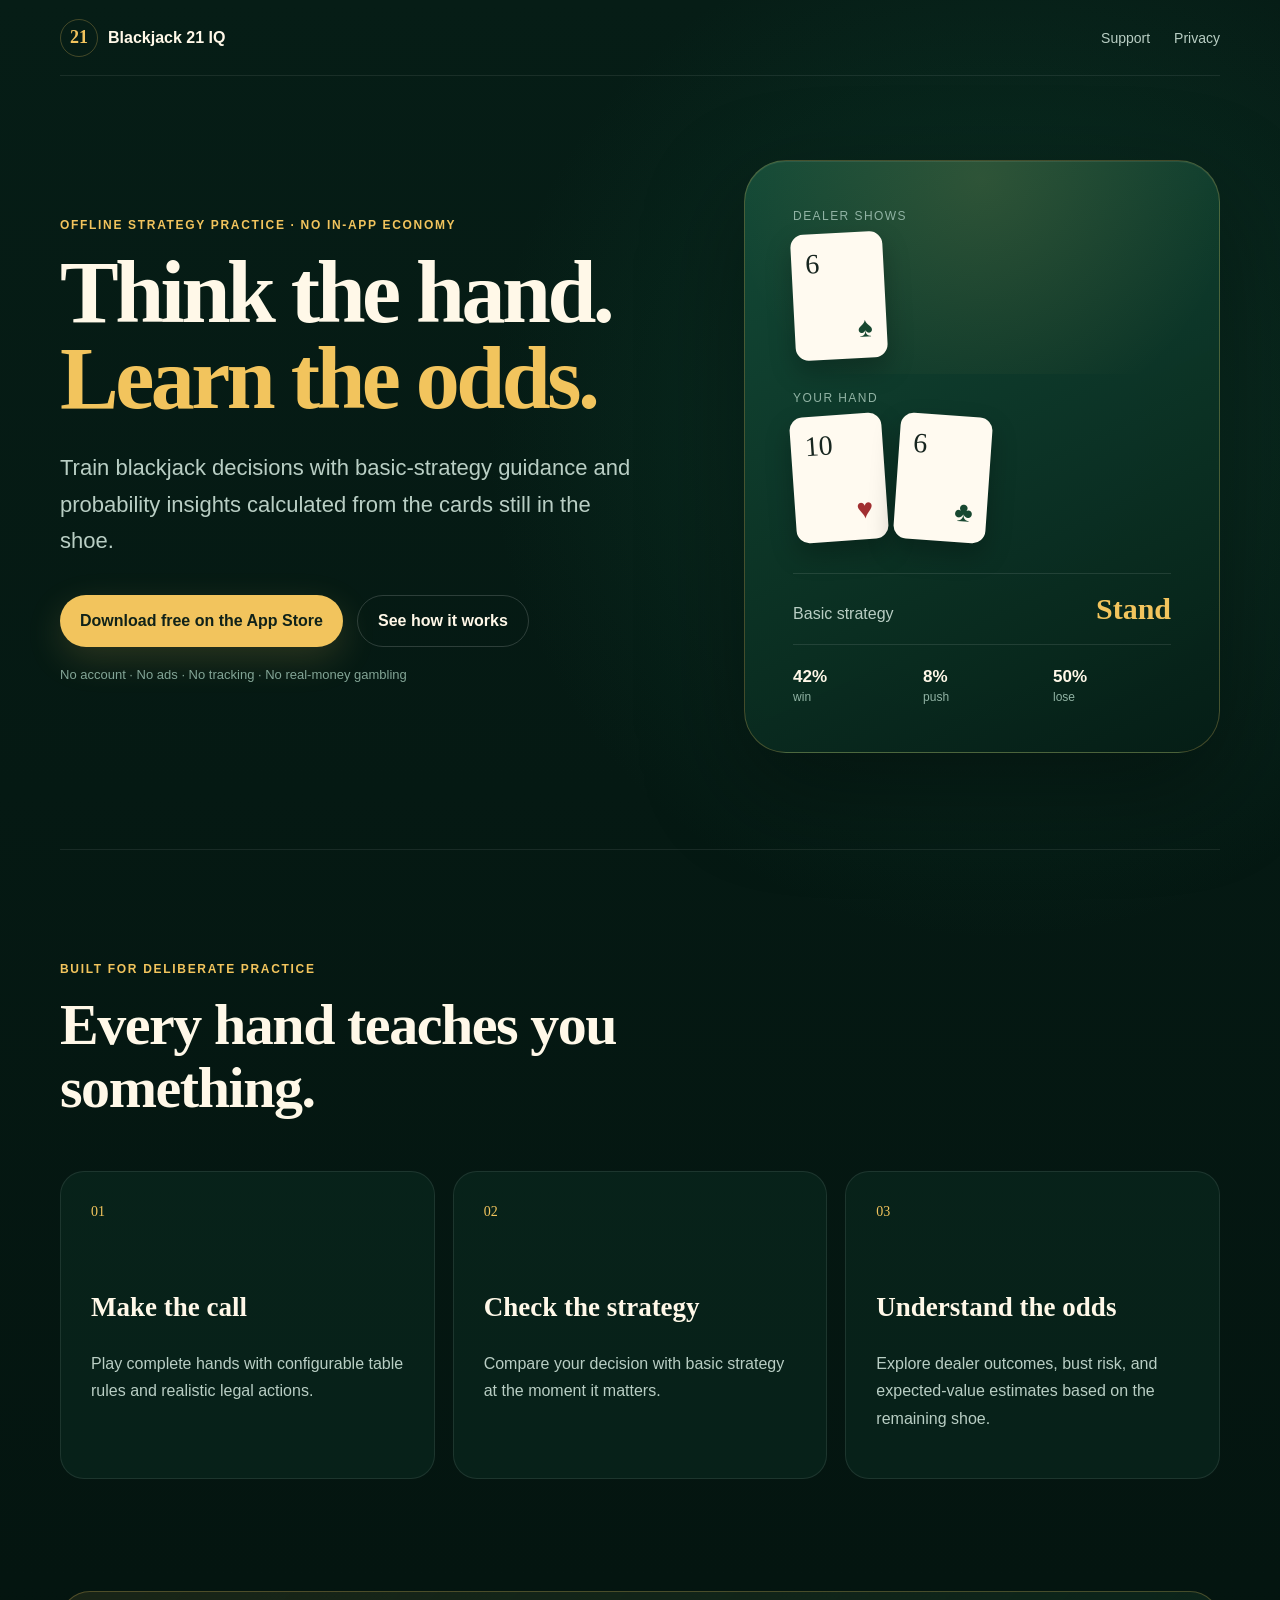
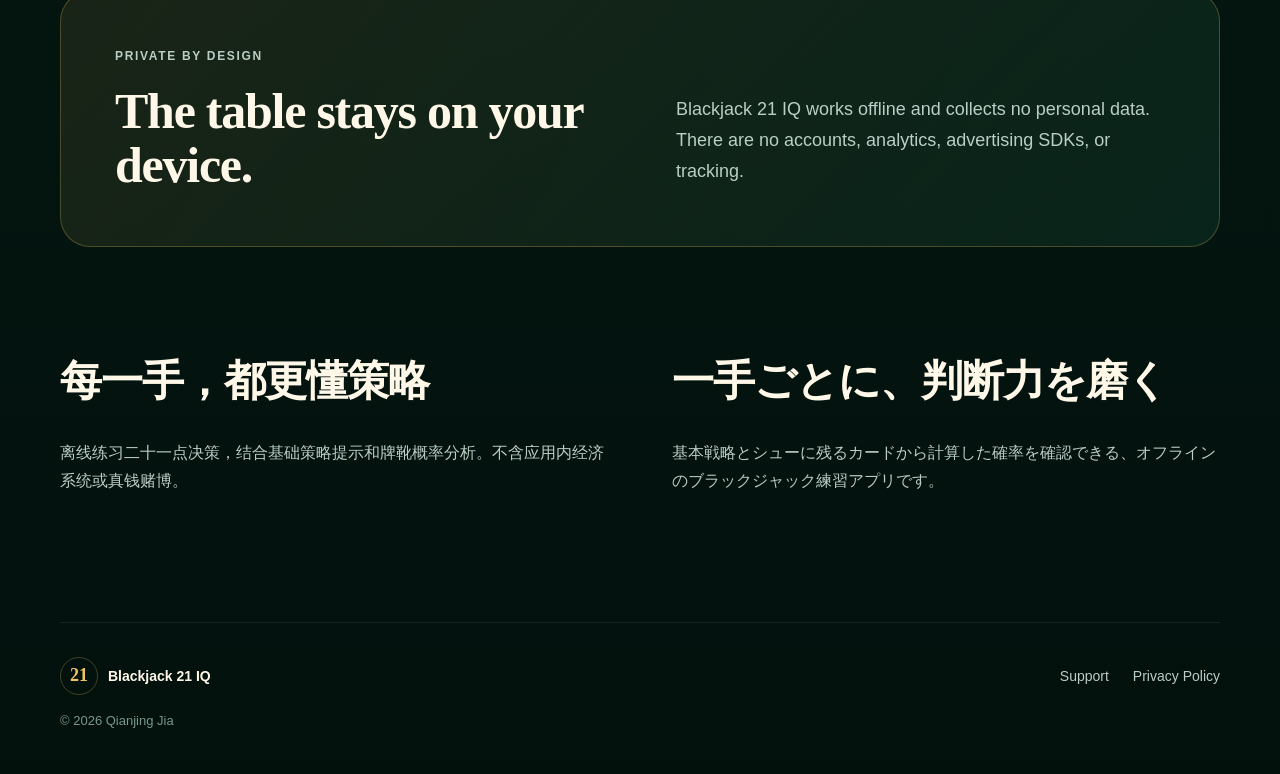
<file: index.html>
<!doctype html>
<html lang="en">
<head>
  <meta charset="utf-8">
  <meta name="viewport" content="width=device-width, initial-scale=1">
  <meta name="description" content="Blackjack 21 IQ is an offline blackjack strategy and probability trainer with basic-strategy guidance, shoe-aware odds, and no in-app economy.">
  <meta name="keywords" content="blackjack strategy, blackjack trainer, basic strategy, blackjack odds, probability trainer, card game practice">
  <meta name="theme-color" content="#071f18">
  <meta name="apple-itunes-app" content="app-id=6805341813">
  <meta property="og:type" content="website">
  <meta property="og:title" content="Blackjack 21 IQ — Think the hand. Learn the odds.">
  <meta property="og:description" content="Practice blackjack decisions with basic-strategy guidance and shoe-aware probability insights. Offline, private, and free of any in-app economy.">
  <meta property="og:image" content="https://jiaqianjing.github.io/blackjack21-support/og.png">
  <meta property="og:url" content="https://jiaqianjing.github.io/blackjack21-support/">
  <meta name="twitter:card" content="summary_large_image">
  <meta name="twitter:title" content="Blackjack 21 IQ — Think the hand. Learn the odds.">
  <meta name="twitter:description" content="An offline blackjack strategy and probability trainer with no in-app economy.">
  <meta name="twitter:image" content="https://jiaqianjing.github.io/blackjack21-support/og.png">
  <title>Blackjack 21 IQ — Blackjack Strategy &amp; Probability Trainer</title>
  <link rel="canonical" href="https://jiaqianjing.github.io/blackjack21-support/">
  <link rel="stylesheet" href="styles.css">
  <script type="application/ld+json">
    {
      "@context": "https://schema.org",
      "@type": "MobileApplication",
      "name": "Blackjack 21 IQ",
      "operatingSystem": "iOS",
      "applicationCategory": "GameApplication",
      "description": "An offline blackjack strategy and probability trainer with no in-app economy.",
      "url": "https://jiaqianjing.github.io/blackjack21-support/",
      "downloadUrl": "https://apps.apple.com/app/id6805341813",
      "offers": { "@type": "Offer", "price": "0", "priceCurrency": "USD" }
    }
  </script>
</head>
<body>
  <header class="site-header">
    <a class="brand" href="index.html" aria-label="Blackjack 21 IQ home">
      <span class="brand-mark" aria-hidden="true">21</span>
      <span>Blackjack 21 IQ</span>
    </a>
    <nav aria-label="Utility links">
      <a href="support.html">Support</a>
      <a href="privacy.html">Privacy</a>
    </nav>
  </header>

  <main>
    <section class="hero">
      <div class="hero-copy">
        <p class="eyebrow">Offline strategy practice · No in-app economy</p>
        <h1>Think the hand.<br><span>Learn the odds.</span></h1>
        <p class="lede">Train blackjack decisions with basic-strategy guidance and probability insights calculated from the cards still in the shoe.</p>
        <div class="cta-row">
          <a id="app-store-link" class="primary-button" href="https://apps.apple.com/us/app/blackjack-21-iq/id6805341813">Download free on the App Store</a>
          <span id="availability-status" class="availability" role="status" hidden>Available now on the App Store</span>
          <a class="secondary-button" href="#features">See how it works</a>
        </div>
        <p class="trust-line">No account · No ads · No tracking · No real-money gambling</p>
      </div>

      <div class="table-card" aria-label="Blackjack decision example">
        <div class="felt-glow"></div>
        <p class="table-label">Dealer shows</p>
        <div class="dealer-card">6<span>♠</span></div>
        <p class="table-label">Your hand</p>
        <div class="hand-row" aria-label="Ten and six">
          <div class="playing-card">10<span>♥</span></div>
          <div class="playing-card">6<span>♣</span></div>
        </div>
        <div class="decision"><span>Basic strategy</span><strong>Stand</strong></div>
        <div class="odds">
          <span><b>42%</b> win</span>
          <span><b>8%</b> push</span>
          <span><b>50%</b> lose</span>
        </div>
      </div>
    </section>

    <section id="features" class="features" aria-labelledby="features-title">
      <div class="section-heading">
        <p class="eyebrow">Built for deliberate practice</p>
        <h2 id="features-title">Every hand teaches you something.</h2>
      </div>
      <div class="feature-grid">
        <article><span class="feature-number">01</span><h3>Make the call</h3><p>Play complete hands with configurable table rules and realistic legal actions.</p></article>
        <article><span class="feature-number">02</span><h3>Check the strategy</h3><p>Compare your decision with basic strategy at the moment it matters.</p></article>
        <article><span class="feature-number">03</span><h3>Understand the odds</h3><p>Explore dealer outcomes, bust risk, and expected-value estimates based on the remaining shoe.</p></article>
      </div>
    </section>

    <section class="privacy-band">
      <div><p class="eyebrow">Private by design</p><h2>The table stays on your device.</h2></div>
      <p>Blackjack 21 IQ works offline and collects no personal data. There are no accounts, analytics, advertising SDKs, or tracking.</p>
    </section>

    <section class="languages" aria-label="Localized product summary">
      <article lang="zh-Hans"><h2>每一手，都更懂策略</h2><p>离线练习二十一点决策，结合基础策略提示和牌靴概率分析。不含应用内经济系统或真钱赌博。</p></article>
      <article lang="ja"><h2>一手ごとに、判断力を磨く</h2><p>基本戦略とシューに残るカードから計算した確率を確認できる、オフラインのブラックジャック練習アプリです。</p></article>
    </section>
  </main>

  <footer>
    <div class="brand footer-brand"><span class="brand-mark" aria-hidden="true">21</span><span>Blackjack 21 IQ</span></div>
    <div class="footer-links"><a href="support.html">Support</a><a href="privacy.html">Privacy Policy</a></div>
    <p>© 2026 Qianjing Jia</p>
  </footer>
  <script src="availability.js" defer></script>
</body>
</html>
</file>
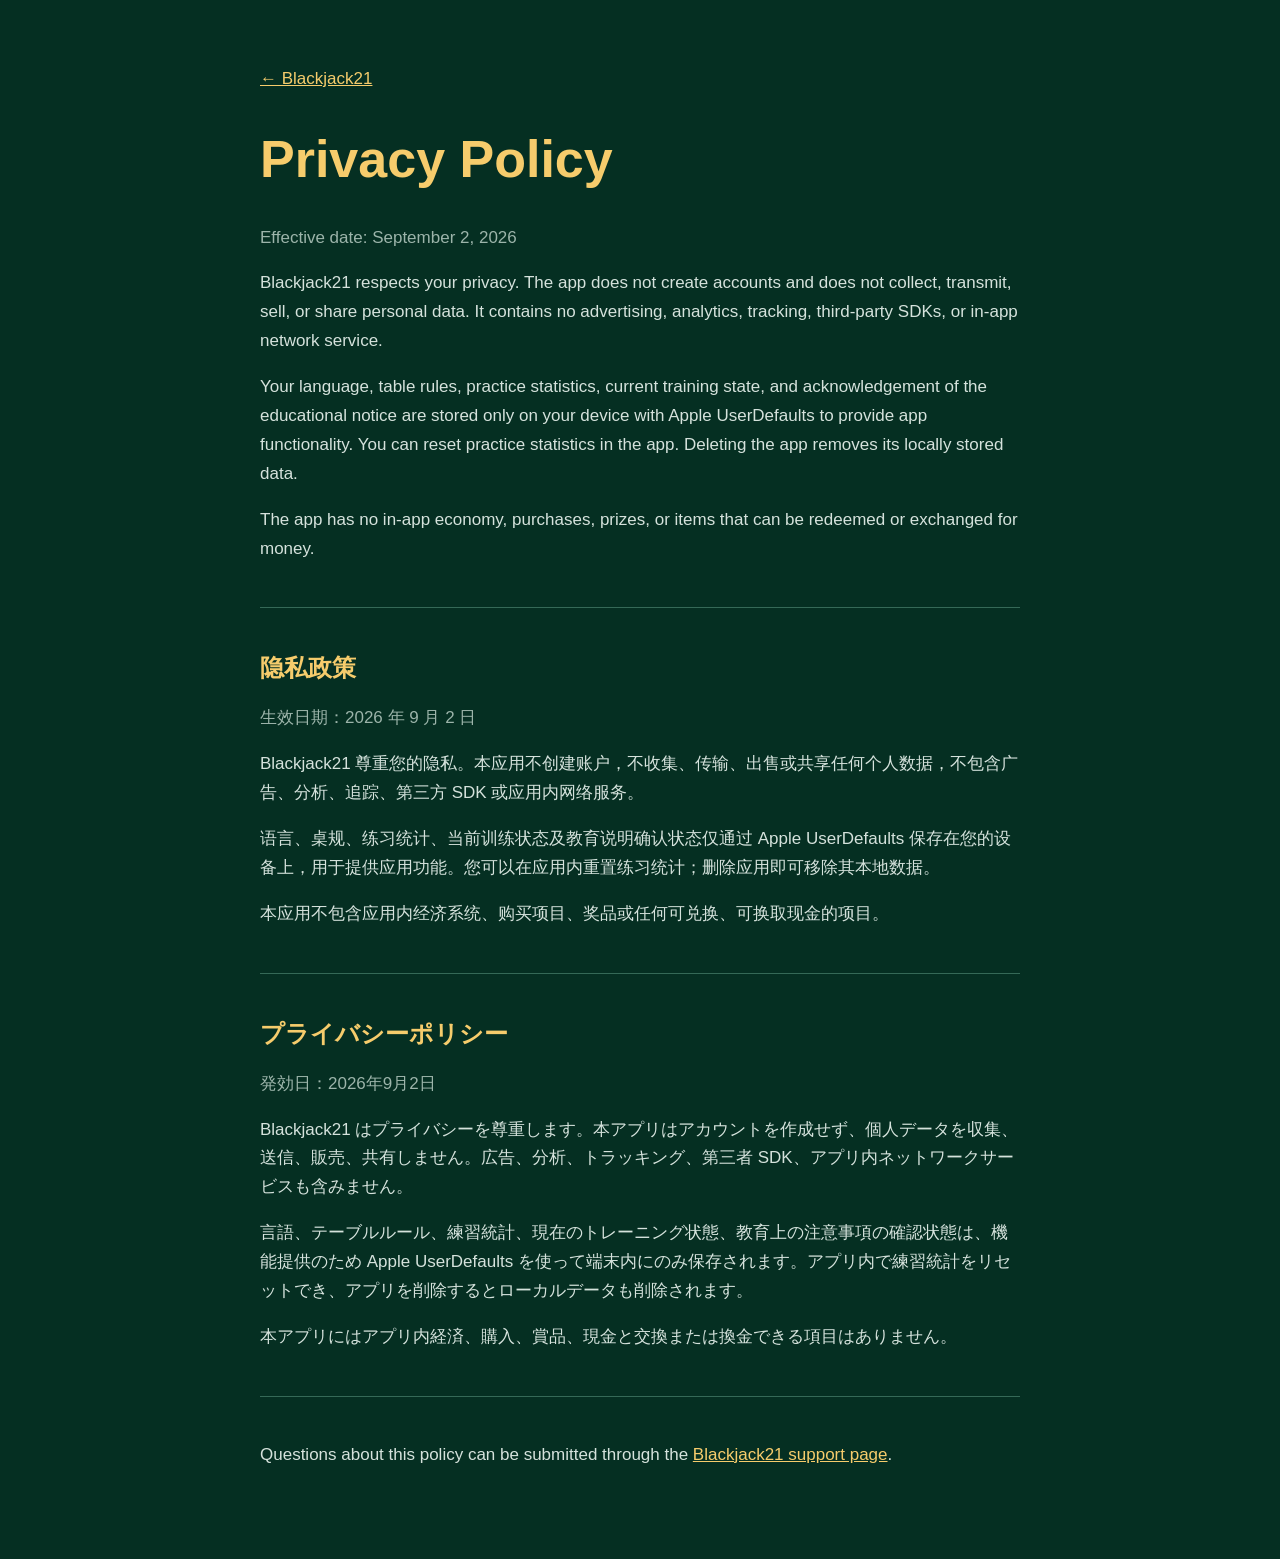
<file: privacy.html>
<!doctype html>
<html lang="en">
<head>
  <meta charset="utf-8">
  <meta name="viewport" content="width=device-width, initial-scale=1">
  <meta name="description" content="Privacy Policy for Blackjack21.">
  <title>Privacy Policy — Blackjack21</title>
  <style>
    :root { color-scheme: dark; font-family: -apple-system, BlinkMacSystemFont, "Segoe UI", sans-serif; }
    body { margin: 0; background: #052f22; color: #f7f3e7; }
    main { max-width: 760px; margin: 0 auto; padding: 48px 24px 72px; }
    a { color: #f6cc6c; }
    h1, h2 { color: #f6cc6c; }
    h1 { font-size: clamp(34px, 7vw, 52px); }
    h2 { margin-top: 42px; }
    p, li { color: #d5e2dc; font-size: 17px; line-height: 1.7; }
    .date { color: #9cb4aa; }
    hr { border: 0; border-top: 1px solid #356957; margin: 44px 0; }
  </style>
</head>
<body>
  <main>
    <p><a href="index.html">← Blackjack21</a></p>
    <h1>Privacy Policy</h1>
    <p class="date">Effective date: September 2, 2026</p>
    <p>Blackjack21 respects your privacy. The app does not create accounts and does not collect, transmit, sell, or share personal data. It contains no advertising, analytics, tracking, third-party SDKs, or in-app network service.</p>
    <p>Your language, table rules, practice statistics, current training state, and acknowledgement of the educational notice are stored only on your device with Apple UserDefaults to provide app functionality. You can reset practice statistics in the app. Deleting the app removes its locally stored data.</p>
    <p>The app has no in-app economy, purchases, prizes, or items that can be redeemed or exchanged for money.</p>

    <hr>
    <h2>隐私政策</h2>
    <p class="date">生效日期：2026 年 9 月 2 日</p>
    <p>Blackjack21 尊重您的隐私。本应用不创建账户，不收集、传输、出售或共享任何个人数据，不包含广告、分析、追踪、第三方 SDK 或应用内网络服务。</p>
    <p>语言、桌规、练习统计、当前训练状态及教育说明确认状态仅通过 Apple UserDefaults 保存在您的设备上，用于提供应用功能。您可以在应用内重置练习统计；删除应用即可移除其本地数据。</p>
    <p>本应用不包含应用内经济系统、购买项目、奖品或任何可兑换、可换取现金的项目。</p>

    <hr>
    <h2>プライバシーポリシー</h2>
    <p class="date">発効日：2026年9月2日</p>
    <p>Blackjack21 はプライバシーを尊重します。本アプリはアカウントを作成せず、個人データを収集、送信、販売、共有しません。広告、分析、トラッキング、第三者 SDK、アプリ内ネットワークサービスも含みません。</p>
    <p>言語、テーブルルール、練習統計、現在のトレーニング状態、教育上の注意事項の確認状態は、機能提供のため Apple UserDefaults を使って端末内にのみ保存されます。アプリ内で練習統計をリセットでき、アプリを削除するとローカルデータも削除されます。</p>
    <p>本アプリにはアプリ内経済、購入、賞品、現金と交換または換金できる項目はありません。</p>

    <hr>
    <p>Questions about this policy can be submitted through the <a href="support.html">Blackjack21 support page</a>.</p>
  </main>
</body>
</html>
</file>
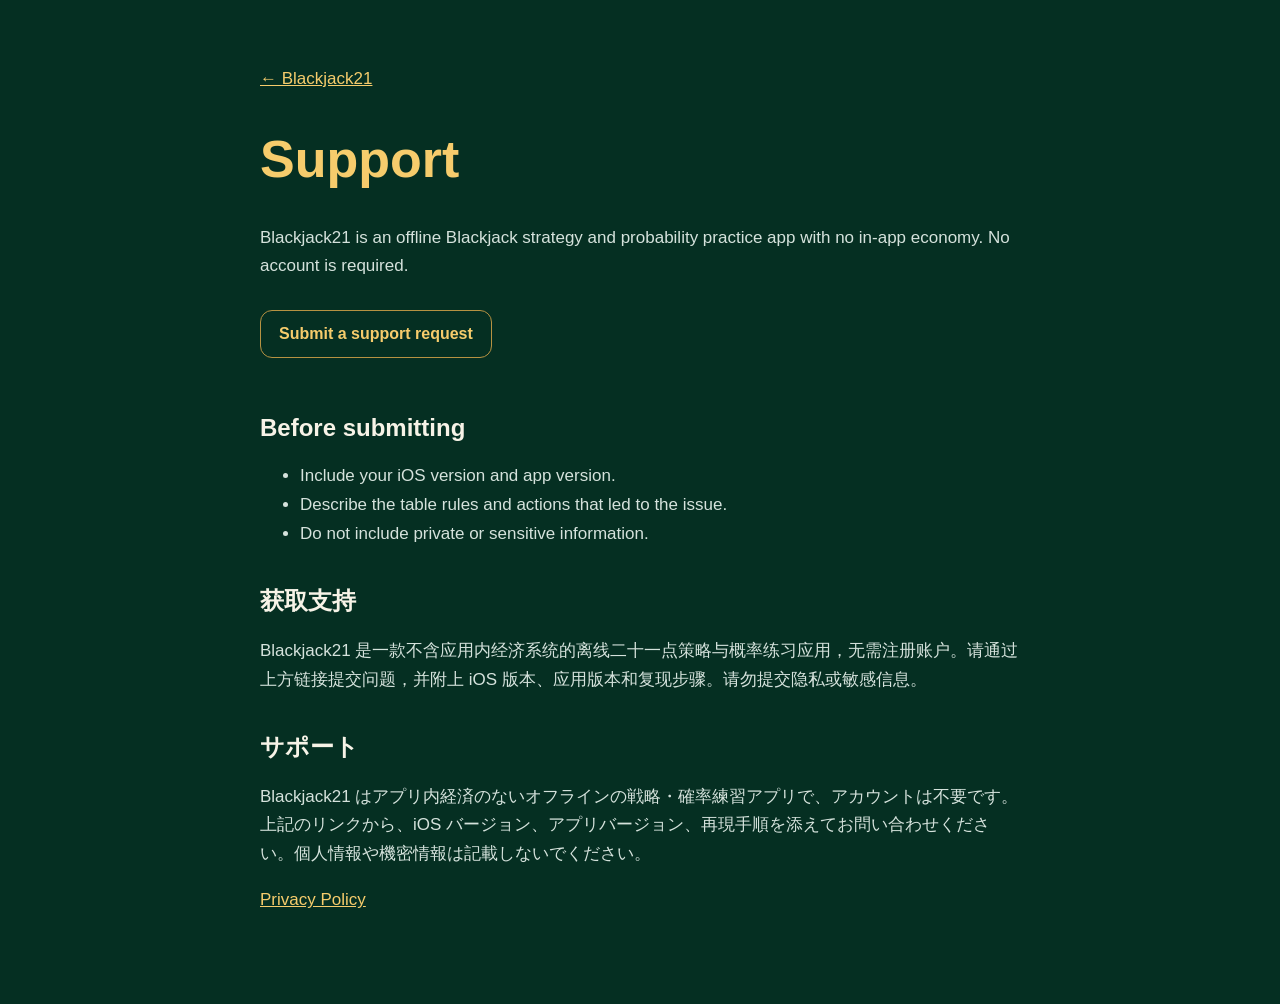
<file: support.html>
<!doctype html>
<html lang="en">
<head>
  <meta charset="utf-8">
  <meta name="viewport" content="width=device-width, initial-scale=1">
  <meta name="description" content="Support for Blackjack21.">
  <title>Support — Blackjack21</title>
  <style>
    :root { color-scheme: dark; font-family: -apple-system, BlinkMacSystemFont, "Segoe UI", sans-serif; }
    body { margin: 0; background: #052f22; color: #f7f3e7; }
    main { max-width: 760px; margin: 0 auto; padding: 48px 24px 72px; }
    a { color: #f6cc6c; }
    h1 { color: #f6cc6c; font-size: clamp(34px, 7vw, 52px); }
    h2 { margin-top: 36px; }
    p, li { color: #d5e2dc; font-size: 17px; line-height: 1.7; }
    .button { display: inline-block; margin: 12px 0 20px; padding: 14px 18px; border: 1px solid #b79242; border-radius: 12px; text-decoration: none; font-weight: 650; }
  </style>
</head>
<body>
  <main>
    <p><a href="index.html">← Blackjack21</a></p>
    <h1>Support</h1>
    <p>Blackjack21 is an offline Blackjack strategy and probability practice app with no in-app economy. No account is required.</p>
    <a class="button" href="https://github.com/jiaqianjing/blackjack21-support/issues/new">Submit a support request</a>

    <h2>Before submitting</h2>
    <ul>
      <li>Include your iOS version and app version.</li>
      <li>Describe the table rules and actions that led to the issue.</li>
      <li>Do not include private or sensitive information.</li>
    </ul>

    <h2>获取支持</h2>
    <p>Blackjack21 是一款不含应用内经济系统的离线二十一点策略与概率练习应用，无需注册账户。请通过上方链接提交问题，并附上 iOS 版本、应用版本和复现步骤。请勿提交隐私或敏感信息。</p>

    <h2>サポート</h2>
    <p>Blackjack21 はアプリ内経済のないオフラインの戦略・確率練習アプリで、アカウントは不要です。上記のリンクから、iOS バージョン、アプリバージョン、再現手順を添えてお問い合わせください。個人情報や機密情報は記載しないでください。</p>

    <p><a href="privacy.html">Privacy Policy</a></p>
  </main>
</body>
</html>
</file>
<file: styles.css>
:root {
  color-scheme: dark;
  --bg: #061d16;
  --bg-deep: #03110d;
  --gold: #f2c45d;
  --cream: #fff8e8;
  --muted: #b9cec4;
  --line: rgba(242, 196, 93, 0.26);
  font-family: -apple-system, BlinkMacSystemFont, "SF Pro Display", "Segoe UI", sans-serif;
}
* { box-sizing: border-box; }
html { scroll-behavior: smooth; }
body {
  margin: 0;
  min-width: 320px;
  background: radial-gradient(circle at 78% 18%, rgba(26,112,79,.28), transparent 32rem), linear-gradient(180deg, var(--bg), var(--bg-deep));
  color: var(--cream);
}
a { color: inherit; }
.site-header, main, footer { width: min(1160px, calc(100% - 40px)); margin-inline: auto; }
.site-header { min-height: 76px; display: flex; align-items: center; justify-content: space-between; border-bottom: 1px solid rgba(255,255,255,.08); }
.site-header nav, .footer-links { display: flex; gap: 24px; }
.site-header nav a, .footer-links a { color: var(--muted); text-decoration: none; font-size: 14px; }
.site-header nav a:hover, .footer-links a:hover { color: var(--gold); }
.brand { display: inline-flex; align-items: center; gap: 10px; color: var(--cream); font-weight: 750; text-decoration: none; }
.brand-mark { width: 38px; height: 38px; display: inline-grid; place-items: center; border: 1px solid var(--line); border-radius: 50%; color: var(--gold); font-family: Georgia, serif; font-size: 18px; }
.hero { min-height: 700px; display: grid; grid-template-columns: 1.1fr .9fr; align-items: center; gap: clamp(48px,8vw,104px); padding: 84px 0 96px; }
.eyebrow { margin: 0 0 18px; color: var(--gold); text-transform: uppercase; letter-spacing: .14em; font-size: 12px; font-weight: 800; }
h1, h2, h3, p { margin-top: 0; }
h1 { margin-bottom: 28px; font-family: Georgia,"Times New Roman",serif; font-size: clamp(52px,7vw,88px); line-height: .98; letter-spacing: -.04em; }
h1 span { color: var(--gold); }
.lede { max-width: 650px; color: var(--muted); font-size: clamp(18px,2.2vw,22px); line-height: 1.65; }
.cta-row { margin-top: 36px; display: flex; flex-wrap: wrap; align-items: center; gap: 14px; }
.primary-button, .secondary-button, .availability { min-height: 52px; display: inline-flex; align-items: center; justify-content: center; padding: 0 20px; border-radius: 999px; font-weight: 750; text-decoration: none; }
.primary-button { background: var(--gold); color: #102219; box-shadow: 0 12px 36px rgba(242,196,93,.16); }
.primary-button:hover { background: #ffda7e; }
.secondary-button { border: 1px solid rgba(255,255,255,.16); }
.secondary-button:hover { border-color: var(--gold); }
.availability { border: 1px solid var(--line); color: var(--gold); }
.trust-line { margin-top: 20px; color: #83a596; font-size: 13px; }
.table-card { position: relative; min-height: 520px; overflow: hidden; padding: 48px; border: 1px solid var(--line); border-radius: 42px; background: linear-gradient(155deg,rgba(20,76,56,.96),rgba(5,30,22,.98)); box-shadow: 0 36px 100px rgba(0,0,0,.36), inset 0 1px rgba(255,255,255,.08); }
.felt-glow { position: absolute; inset: -30% -20% auto; height: 66%; background: radial-gradient(circle,rgba(242,196,93,.13),transparent 66%); pointer-events: none; }
.table-label { position: relative; margin-bottom: 10px; color: #91b3a4; font-size: 12px; text-transform: uppercase; letter-spacing: .12em; }
.dealer-card, .playing-card { width: 92px; height: 126px; display: flex; flex-direction: column; justify-content: space-between; padding: 14px; border-radius: 13px; background: #fffaf0; color: #17251f; font-family: Georgia,serif; font-size: 28px; box-shadow: 0 12px 26px rgba(0,0,0,.25); }
.dealer-card { margin-bottom: 32px; transform: rotate(-3deg); }
.dealer-card span, .playing-card span { color: #174730; font-size: 28px; align-self: flex-end; }
.playing-card:first-child span { color: #a12f31; }
.hand-row { display: flex; gap: 12px; }
.playing-card:first-child { transform: rotate(-4deg); }
.playing-card:last-child { transform: rotate(4deg); }
.decision { margin-top: 32px; padding: 18px 0; display: flex; align-items: baseline; justify-content: space-between; border-block: 1px solid rgba(255,255,255,.1); }
.decision span { color: var(--muted); }
.decision strong { color: var(--gold); font-family: Georgia,serif; font-size: 30px; }
.odds { display: grid; grid-template-columns: repeat(3,1fr); gap: 12px; margin-top: 22px; color: #91b3a4; font-size: 12px; }
.odds span { display: flex; flex-direction: column; gap: 3px; }
.odds b { color: var(--cream); font-size: 17px; }
.features { padding: 112px 0; border-top: 1px solid rgba(255,255,255,.08); }
.section-heading { max-width: 720px; margin-bottom: 52px; }
h2 { font-family: Georgia,serif; font-size: clamp(36px,5vw,58px); line-height: 1.08; letter-spacing: -.025em; }
.feature-grid { display: grid; grid-template-columns: repeat(3,1fr); gap: 18px; }
.feature-grid article { min-height: 280px; padding: 30px; border: 1px solid rgba(255,255,255,.09); border-radius: 24px; background: rgba(11,43,32,.6); }
.feature-number { color: var(--gold); font-family: Georgia,serif; font-size: 14px; }
.feature-grid h3 { margin-top: 72px; font-family: Georgia,serif; font-size: 27px; }
.feature-grid p, .privacy-band p, .languages p { color: var(--muted); line-height: 1.7; }
.privacy-band { margin: 0 0 112px; padding: 54px; display: grid; grid-template-columns: 1fr 1fr; gap: 72px; align-items: end; border: 1px solid var(--line); border-radius: 30px; background: linear-gradient(135deg,rgba(242,196,93,.09),rgba(11,43,32,.7)); }
.privacy-band h2 { margin-bottom: 0; font-size: clamp(34px,4vw,50px); }
.privacy-band > p { margin-bottom: 6px; font-size: 18px; }
.languages { display: grid; grid-template-columns: 1fr 1fr; gap: 64px; padding: 0 0 112px; }
.languages h2 { font-size: clamp(30px,4vw,42px); }
footer { padding: 34px 0 46px; display: grid; grid-template-columns: 1fr auto; align-items: center; gap: 18px; border-top: 1px solid rgba(255,255,255,.08); color: #78988a; font-size: 13px; }
footer > p { grid-column: 1 / -1; margin: 0; }
.footer-brand { font-size: 14px; }
[hidden] { display: none !important; }
@media (max-width: 820px) {
  .hero { grid-template-columns: 1fr; padding-top: 64px; }
  .table-card { width: min(100%,520px); }
  .feature-grid, .privacy-band, .languages { grid-template-columns: 1fr; }
  .feature-grid article { min-height: 220px; }
  .feature-grid h3 { margin-top: 40px; }
  .privacy-band, .languages { gap: 28px; }
}
@media (max-width: 520px) {
  .site-header, main, footer { width: min(100% - 28px,1160px); }
  .site-header nav { gap: 14px; }
  .brand > span:last-child { font-size: 14px; }
  .table-card { min-height: 480px; padding: 34px 28px; border-radius: 30px; }
  .privacy-band { padding: 34px 26px; }
  footer { grid-template-columns: 1fr; }
}
@media (prefers-reduced-motion: reduce) { html { scroll-behavior: auto; } }
</file>
